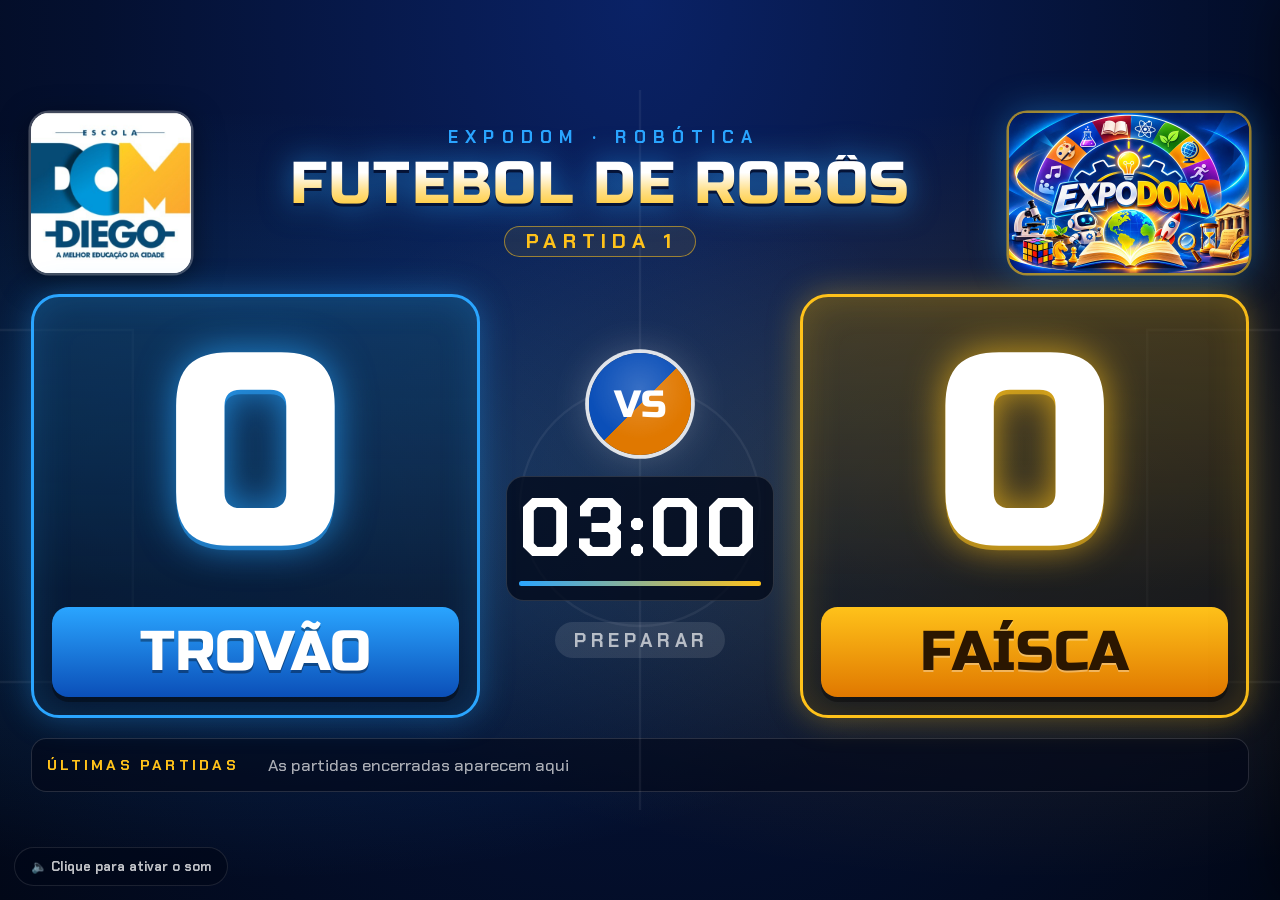
<file: index.html>
<!doctype html>
<html lang="pt-BR">
<head>
  <meta charset="utf-8">
  <meta name="viewport" content="width=device-width, initial-scale=1">
  <title>Placar Futebol de Robôs · EXPODOM</title>
  <meta name="description" content="Placar de futebol de robôs da EXPODOM — Escola Dom Diego">
  <meta name="theme-color" content="#041030">
  <link rel="manifest" href="manifest.webmanifest">
  <link rel="icon" href="assets/icon-192.png">
  <link rel="apple-touch-icon" href="assets/icon-192.png">
  <link rel="stylesheet" href="css/base.css">
  <link rel="stylesheet" href="css/placar.css">
  <link rel="stylesheet" href="css/painel.css">
</head>
<body class="tv-page">
  <main class="tv" id="tv">
    <svg class="pitch" viewBox="0 0 1600 900" preserveAspectRatio="none" aria-hidden="true">
      <g fill="none" stroke="currentColor" stroke-width="3">
        <line x1="800" y1="0" x2="800" y2="900"/>
        <circle cx="800" cy="520" r="150"/>
        <rect x="-4" y="300" width="170" height="440"/>
        <rect x="1434" y="300" width="170" height="440"/>
      </g>
    </svg>

    <header class="top">
      <div class="logo-card escola"><img src="assets/escola.jpg" alt="Escola Dom Diego"></div>
      <div class="title">
        <div class="kicker">EXPODOM · ROBÓTICA</div>
        <h1>FUTEBOL DE ROBÔS</h1>
        <div class="match">PARTIDA <span id="match-n">1</span></div>
      </div>
      <div class="logo-card expodom"><img src="assets/expodom.jpg" alt="EXPODOM"></div>
    </header>

    <section class="board">
      <article class="team left" id="team-left">
        <div class="crown">VENCEDOR</div>
        <div class="score" id="score-left">0</div>
        <div class="name" id="name-left"><span class="txt"></span></div>
      </article>

      <div class="center" id="center">
        <div class="vs">VS</div>
        <div class="clock">
          <div class="timer" id="timer">03:00</div>
          <div class="bar"><i id="timer-bar"></i></div>
        </div>
        <div class="status" id="status">PREPARAR</div>
      </div>

      <article class="team right" id="team-right">
        <div class="crown">VENCEDOR</div>
        <div class="score" id="score-right">0</div>
        <div class="name" id="name-right"><span class="txt"></span></div>
      </article>
    </section>

    <footer class="bottom">
      <span class="label">ÚLTIMAS PARTIDAS</span>
      <ul id="history"></ul>
    </footer>

    <div class="overlay" id="overlay" aria-live="polite"></div>
  </main>

  <button class="gear" id="gear" title="Painel de controle (C)">⚙ Controle</button>
  <button class="sound-hint" id="sound-hint" hidden>🔈 Clique para ativar o som</button>

  <div class="drawer-backdrop" id="drawer-backdrop"></div>
  <aside class="drawer" id="drawer"><div id="drawer-inner"></div></aside>

  <script type="module" src="js/placar.js"></script>
</body>
</html>
</file>
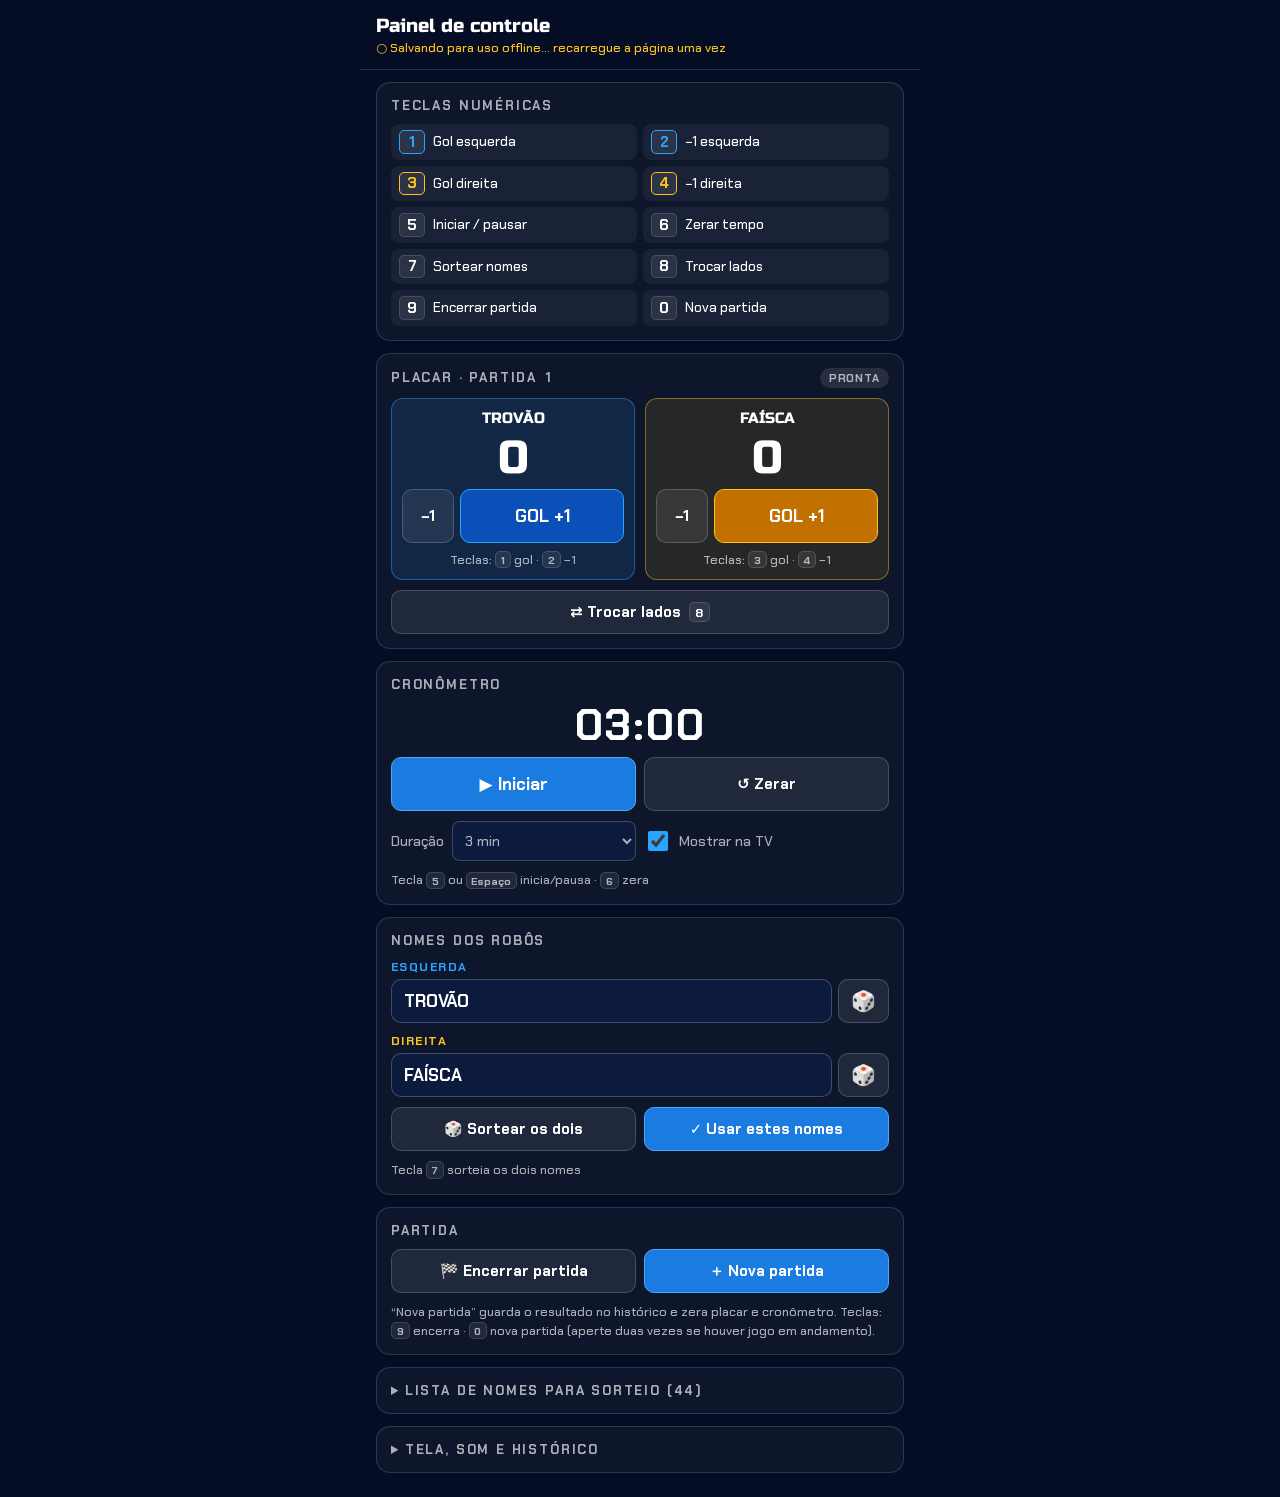
<file: controle.html>
<!doctype html>
<html lang="pt-BR">
<head>
  <meta charset="utf-8">
  <meta name="viewport" content="width=device-width, initial-scale=1">
  <title>Controle do Placar · EXPODOM</title>
  <meta name="theme-color" content="#050d24">
  <link rel="manifest" href="manifest.webmanifest">
  <link rel="icon" href="assets/icon-192.png">
  <link rel="stylesheet" href="css/base.css">
  <link rel="stylesheet" href="css/painel.css">
</head>
<body class="ctrl-page">
  <div id="root"></div>
  <script type="module">
    import { mountPainel, bindShortcuts, registerSW } from './js/painel.js';
    mountPainel(document.getElementById('root'), { embedded: false });
    bindShortcuts({ onFull: () => {} });
    registerSW();
  </script>
</body>
</html>
</file>
<file: css/base.css>
@font-face {
  font-family: 'Russo One';
  src: url('../assets/fonts/russo-one.woff2') format('woff2');
  font-weight: 400;
  font-display: block;
}
@font-face {
  font-family: 'Chakra Petch';
  src: url('../assets/fonts/chakra-500.woff2') format('woff2');
  font-weight: 500;
  font-display: block;
}
@font-face {
  font-family: 'Chakra Petch';
  src: url('../assets/fonts/chakra-700.woff2') format('woff2');
  font-weight: 700;
  font-display: block;
}

:root {
  --bg-1: #0a2266;
  --bg-2: #041030;
  --bg-3: #020818;
  --blue: #2aa5ff;
  --blue-d: #0b4fb8;
  --gold: #ffc21a;
  --gold-d: #e07800;
  --red: #ff4b4b;
  --green: #38d97a;
  --ink: #ffffff;
  --muted: rgba(255, 255, 255, 0.66);
  --line: rgba(255, 255, 255, 0.14);
  --display: 'Russo One', 'Arial Black', system-ui, sans-serif;
  --tech: 'Chakra Petch', 'Roboto', system-ui, sans-serif;
  color-scheme: dark;
}

* { box-sizing: border-box; }
html, body { margin: 0; height: 100%; }
body {
  background: var(--bg-3);
  color: var(--ink);
  font-family: var(--tech);
  -webkit-font-smoothing: antialiased;
}
button, input, select, textarea { font: inherit; color: inherit; }
kbd {
  font-family: var(--tech);
  font-weight: 700;
  font-size: 0.85em;
  padding: 0.05em 0.45em;
  border-radius: 5px;
  border: 1px solid var(--line);
  background: rgba(255, 255, 255, 0.08);
}
</file>
<file: css/placar.css>
/* Tela da TV — tudo dimensionado em --u (1/100 da largura de uma área 16:9) */
.tv-page {
  --u: min(1vw, 1.7778vh);
  overflow: hidden;
  display: grid;
  place-items: center;
  height: 100vh;
  background:
    radial-gradient(ellipse at 20% 55%, rgba(42, 165, 255, 0.22), transparent 55%),
    radial-gradient(ellipse at 80% 55%, rgba(255, 194, 26, 0.16), transparent 55%),
    radial-gradient(ellipse at 50% 0%, var(--bg-1), var(--bg-2) 60%, var(--bg-3));
  cursor: none;
}
.tv-page.active, .tv-page.panel-open { cursor: default; }

.tv {
  position: relative;
  width: calc(var(--u) * 100);
  height: calc(var(--u) * 56.25);
  padding: calc(var(--u) * 1.8) calc(var(--u) * 2.4) calc(var(--u) * 1.4);
  display: grid;
  grid-template-rows: calc(var(--u) * 12.5) 1fr calc(var(--u) * 4.2);
  gap: calc(var(--u) * 1.6);
}

.pitch {
  position: absolute;
  inset: 0;
  width: 100%;
  height: 100%;
  color: rgba(255, 255, 255, 0.06);
  pointer-events: none;
}

/* ---------- topo ---------- */
.top {
  position: relative;
  display: grid;
  grid-template-columns: auto 1fr auto;
  align-items: center;
  gap: calc(var(--u) * 2);
}
.logo-card {
  height: calc(var(--u) * 12.5);
  border-radius: calc(var(--u) * 1.4);
  overflow: hidden;
  box-shadow: 0 0 0 calc(var(--u) * 0.2) rgba(255, 255, 255, 0.25), 0 calc(var(--u) * 0.6) calc(var(--u) * 2.4) rgba(0, 0, 0, 0.5);
}
.logo-card img { display: block; height: 100%; width: auto; }
.logo-card.escola { background: #fff; }
.logo-card.expodom {
  box-shadow: 0 0 0 calc(var(--u) * 0.2) rgba(255, 194, 26, 0.6), 0 0 calc(var(--u) * 3) rgba(42, 165, 255, 0.45);
}

.title { text-align: center; line-height: 1; }
.title .kicker {
  font-weight: 700;
  font-size: calc(var(--u) * 1.35);
  letter-spacing: 0.42em;
  color: var(--blue);
  margin-bottom: calc(var(--u) * 0.7);
  padding-left: 0.42em;
}
.title h1 {
  margin: 0;
  font-family: var(--display);
  font-weight: 400;
  font-size: calc(var(--u) * 4.6);
  letter-spacing: 0.02em;
  background: linear-gradient(180deg, #ffffff 30%, #ffe08a 60%, var(--gold) 100%);
  -webkit-background-clip: text;
  background-clip: text;
  color: transparent;
  filter: drop-shadow(0 calc(var(--u) * 0.25) 0 rgba(4, 16, 48, 0.9)) drop-shadow(0 0 calc(var(--u) * 1.2) rgba(42, 165, 255, 0.55));
}
.title .match {
  display: inline-block;
  margin-top: calc(var(--u) * 0.9);
  font-weight: 700;
  font-size: calc(var(--u) * 1.6);
  letter-spacing: 0.3em;
  padding: calc(var(--u) * 0.35) calc(var(--u) * 1.4) calc(var(--u) * 0.35) calc(var(--u) * 1.7);
  border: calc(var(--u) * 0.12) solid rgba(255, 194, 26, 0.55);
  border-radius: 999px;
  color: var(--gold);
  background: rgba(255, 194, 26, 0.08);
}

/* ---------- placar ---------- */
.board {
  position: relative;
  display: grid;
  grid-template-columns: 1fr calc(var(--u) * 21) 1fr;
  gap: calc(var(--u) * 2);
  align-items: stretch;
  min-height: 0;
}

.team {
  --c: var(--blue);
  --c-d: var(--blue-d);
  --c-rgb: 42, 165, 255;
  position: relative;
  display: grid;
  grid-template-rows: 1fr auto;
  border-radius: calc(var(--u) * 2.2);
  border: calc(var(--u) * 0.28) solid var(--c);
  background:
    linear-gradient(180deg, rgba(var(--c-rgb), 0.24), rgba(var(--c-rgb), 0.05) 70%),
    rgba(2, 8, 24, 0.55);
  box-shadow:
    0 0 calc(var(--u) * 2.5) rgba(var(--c-rgb), 0.35),
    inset 0 0 calc(var(--u) * 3) rgba(var(--c-rgb), 0.18);
  min-height: 0;
}
.team.right {
  --c: var(--gold);
  --c-d: var(--gold-d);
  --c-rgb: 255, 194, 26;
}

.score {
  display: grid;
  place-items: center;
  font-family: var(--display);
  font-size: calc(var(--u) * 21);
  line-height: 0.9;
  padding-top: calc(var(--u) * 0.8);
  color: #fff;
  text-shadow:
    0 calc(var(--u) * 0.35) 0 rgba(var(--c-rgb), 0.55),
    0 0 calc(var(--u) * 3) rgba(var(--c-rgb), 0.75);
  font-variant-numeric: tabular-nums;
}
.score.bump { animation: bump 0.7s cubic-bezier(.2, 1.6, .4, 1); }
@keyframes bump {
  0% { transform: scale(1); }
  30% { transform: scale(1.35); color: var(--c); }
  100% { transform: scale(1); }
}

.name {
  margin: 0 calc(var(--u) * 1.4) calc(var(--u) * 1.4);
  height: calc(var(--u) * 7);
  border-radius: calc(var(--u) * 1.3);
  background: linear-gradient(180deg, var(--c), var(--c-d));
  display: grid;
  align-items: center;
  padding: 0 calc(var(--u) * 1.6);
  box-shadow: 0 calc(var(--u) * 0.4) 0 rgba(0, 0, 0, 0.35);
  overflow: hidden;
}
.name .txt {
  display: block;
  font-family: var(--display);
  font-size: calc(var(--u) * 4.4);
  text-transform: uppercase;
  text-align: center;
  white-space: nowrap;
  overflow: hidden;
  line-height: 1.15;
  color: #fff;
  text-shadow: 0 calc(var(--u) * 0.2) 0 rgba(0, 0, 0, 0.35);
}
.team.right .name .txt { color: #2b1600; text-shadow: 0 calc(var(--u) * 0.15) 0 rgba(255, 255, 255, 0.35); }
.name.rolling .txt { filter: blur(calc(var(--u) * 0.06)); opacity: 0.85; }
.name.land { animation: land 0.8s cubic-bezier(.2, 1.5, .4, 1); }
@keyframes land {
  0% { transform: scale(1.12); box-shadow: 0 0 calc(var(--u) * 4) #fff; }
  100% { transform: scale(1); }
}

.team.scored { animation: scored 1.2s ease-out; }
@keyframes scored {
  0%, 40% { box-shadow: 0 0 calc(var(--u) * 6) rgba(var(--c-rgb), 1), inset 0 0 calc(var(--u) * 6) rgba(var(--c-rgb), 0.6); }
  100% { }
}
.team.swap { animation: swapIn 0.6s ease-out; }
@keyframes swapIn { from { transform: rotateY(90deg); } to { transform: none; } }

.crown {
  position: absolute;
  top: calc(var(--u) * -1.6);
  left: 50%;
  transform: translateX(-50%) scale(0);
  font-family: var(--display);
  font-size: calc(var(--u) * 1.7);
  letter-spacing: 0.15em;
  padding: calc(var(--u) * 0.45) calc(var(--u) * 1.6);
  border-radius: 999px;
  background: linear-gradient(180deg, #fff2b0, var(--gold));
  color: #2b1600;
  box-shadow: 0 0 calc(var(--u) * 2) rgba(255, 194, 26, 0.9);
  transition: transform 0.4s cubic-bezier(.2, 1.6, .4, 1);
  z-index: 2;
}
.team.winner .crown { transform: translateX(-50%) scale(1); }
.team.winner { animation: glow 1.6s ease-in-out infinite alternate; }
@keyframes glow {
  to { box-shadow: 0 0 calc(var(--u) * 5) rgba(var(--c-rgb), 0.8), inset 0 0 calc(var(--u) * 3) rgba(var(--c-rgb), 0.3); }
}

/* ---------- centro ---------- */
.center {
  display: flex;
  flex-direction: column;
  align-items: center;
  justify-content: center;
  gap: calc(var(--u) * 1.6);
}
.vs {
  width: calc(var(--u) * 8);
  height: calc(var(--u) * 8);
  border-radius: 50%;
  display: grid;
  place-items: center;
  font-family: var(--display);
  font-size: calc(var(--u) * 3);
  color: #fff;
  background:
    radial-gradient(circle at 50% 35%, rgba(255, 255, 255, 0.18), transparent 60%),
    linear-gradient(135deg, var(--blue-d) 0 50%, var(--gold-d) 50% 100%);
  box-shadow: 0 0 0 calc(var(--u) * 0.3) rgba(255, 255, 255, 0.85), 0 0 calc(var(--u) * 3) rgba(255, 255, 255, 0.25);
}
.clock {
  width: 100%;
  padding: calc(var(--u) * 0.9) calc(var(--u) * 1) calc(var(--u) * 1.1);
  border-radius: calc(var(--u) * 1.4);
  background: rgba(2, 8, 24, 0.75);
  border: calc(var(--u) * 0.15) solid var(--line);
  text-align: center;
}
.timer {
  font-family: var(--tech);
  font-weight: 700;
  font-size: calc(var(--u) * 6.4);
  line-height: 1;
  letter-spacing: 0.04em;
  font-variant-numeric: tabular-nums;
}
.timer.paused { animation: blink 1.1s steps(2, start) infinite; }
.timer.danger { color: var(--red); text-shadow: 0 0 calc(var(--u) * 2) rgba(255, 75, 75, 0.8); animation: pulse 0.5s ease-in-out infinite alternate; }
@keyframes blink { to { opacity: 0.35; } }
@keyframes pulse { to { transform: scale(1.08); } }
.bar {
  height: calc(var(--u) * 0.45);
  margin-top: calc(var(--u) * 0.8);
  border-radius: 999px;
  background: rgba(255, 255, 255, 0.1);
  overflow: hidden;
}
.bar i {
  display: block;
  height: 100%;
  background: linear-gradient(90deg, var(--blue), var(--gold));
  transform-origin: left;
  transition: transform 0.2s linear;
}
.status {
  font-weight: 700;
  font-size: calc(var(--u) * 1.5);
  letter-spacing: 0.25em;
  padding: calc(var(--u) * 0.45) calc(var(--u) * 1.2) calc(var(--u) * 0.45) calc(var(--u) * 1.45);
  border-radius: 999px;
  background: rgba(255, 255, 255, 0.1);
  color: var(--muted);
  white-space: nowrap;
}
.status[data-s="jogando"] { background: rgba(56, 217, 122, 0.18); color: var(--green); }
.status[data-s="pausado"] { background: rgba(255, 194, 26, 0.16); color: var(--gold); }
.status[data-s="fim"] { background: rgba(255, 75, 75, 0.18); color: #ff8a8a; }
.center.no-timer .clock, .center.no-timer .status { display: none; }
.center.no-timer .vs { width: calc(var(--u) * 12); height: calc(var(--u) * 12); font-size: calc(var(--u) * 4.5); }

/* ---------- rodapé ---------- */
.bottom {
  display: flex;
  align-items: center;
  gap: calc(var(--u) * 1.4);
  padding: 0 calc(var(--u) * 1.2);
  border-radius: calc(var(--u) * 1.2);
  background: rgba(2, 8, 24, 0.6);
  border: calc(var(--u) * 0.12) solid var(--line);
  overflow: hidden;
  min-width: 0;
}
.bottom .label {
  flex: none;
  font-weight: 700;
  font-size: calc(var(--u) * 1.15);
  letter-spacing: 0.22em;
  color: var(--gold);
}
.bottom ul {
  display: flex;
  gap: calc(var(--u) * 1);
  margin: 0;
  padding: 0;
  list-style: none;
  overflow: hidden;
  min-width: 0;
}
.bottom li {
  flex: none;
  display: flex;
  align-items: center;
  gap: calc(var(--u) * 0.6);
  font-size: calc(var(--u) * 1.3);
  font-weight: 500;
  text-transform: uppercase;
  color: var(--muted);
  padding: calc(var(--u) * 0.35) calc(var(--u) * 0.9);
  border-radius: 999px;
  background: rgba(255, 255, 255, 0.06);
  white-space: nowrap;
}
.bottom li .n { color: rgba(255, 255, 255, 0.4); }
.bottom li b { color: #fff; font-weight: 700; }
.bottom li .w { color: #fff; }
.bottom li.empty { background: none; text-transform: none; }

/* ---------- overlays (gol / fim) ---------- */
.overlay {
  position: absolute;
  inset: 0;
  display: none;
  flex-direction: column;
  align-items: center;
  justify-content: center;
  text-align: center;
  border-radius: calc(var(--u) * 1);
  z-index: 10;
  pointer-events: none;
  --c-rgb: 255, 255, 255;
}
.overlay.show { display: flex; animation: ovIn 0.35s ease-out, ovOut 0.5s ease-in forwards; animation-delay: 0s, var(--out, 2.3s); }
.overlay.goal.left { --c-rgb: 42, 165, 255; }
.overlay.goal.right { --c-rgb: 255, 194, 26; }
.overlay.goal { background: radial-gradient(circle, rgba(var(--c-rgb), 0.5), transparent 70%), rgba(2, 8, 24, 0.94); }
.overlay.end { --out: 4.7s; background: radial-gradient(circle, rgba(var(--c-rgb), 0.45), transparent 70%), rgba(2, 8, 24, 0.95); }
.overlay.end.left { --c-rgb: 42, 165, 255; }
.overlay.end.right { --c-rgb: 255, 194, 26; }
.overlay.new { --out: 1.3s; background: rgba(2, 8, 24, 0.85); }
@keyframes ovIn { from { opacity: 0; } to { opacity: 1; } }
@keyframes ovOut { to { opacity: 0; } }

.ov-big {
  font-family: var(--display);
  font-size: calc(var(--u) * 15);
  line-height: 1;
  color: #fff;
  text-shadow: 0 calc(var(--u) * 0.6) 0 rgba(var(--c-rgb), 0.9), 0 0 calc(var(--u) * 5) rgba(var(--c-rgb), 1);
  animation: pop 0.6s cubic-bezier(.2, 1.7, .4, 1), shake 0.12s linear 0.6s 6;
}
.overlay.new .ov-big { font-size: calc(var(--u) * 13); color: var(--gold); }
.ov-small {
  font-weight: 700;
  font-size: calc(var(--u) * 2.4);
  letter-spacing: 0.4em;
  color: var(--muted);
  margin-bottom: calc(var(--u) * 1);
}
.ov-name {
  margin-top: calc(var(--u) * 1.6);
  font-family: var(--display);
  font-size: calc(var(--u) * 5.5);
  text-transform: uppercase;
  color: rgb(var(--c-rgb));
  text-shadow: 0 0 calc(var(--u) * 2) rgba(0, 0, 0, 0.6);
  max-width: 90%;
  overflow: hidden;
  white-space: nowrap;
  text-overflow: ellipsis;
}
.ov-score {
  margin-top: calc(var(--u) * 1.2);
  font-family: var(--display);
  font-size: calc(var(--u) * 4);
  color: #fff;
}
.ov-score span { color: var(--muted); margin: 0 0.2em; }
@keyframes pop { from { transform: scale(0.2) rotate(-8deg); opacity: 0; } to { transform: none; opacity: 1; } }
@keyframes shake {
  25% { transform: translate(calc(var(--u) * -0.4), calc(var(--u) * 0.2)); }
  75% { transform: translate(calc(var(--u) * 0.4), calc(var(--u) * -0.2)); }
}

/* ---------- botões de apoio (somem quando o mouse para) ---------- */
.gear, .sound-hint {
  position: fixed;
  bottom: 14px;
  z-index: 20;
  border: 1px solid var(--line);
  background: rgba(2, 8, 24, 0.85);
  color: #fff;
  padding: 10px 16px;
  border-radius: 999px;
  cursor: pointer;
  font-weight: 700;
}
.gear { right: 14px; opacity: 0; transition: opacity 0.3s; }
.tv-page.active .gear { opacity: 1; }
.sound-hint { left: 14px; font-size: 13px; opacity: 0.75; }
.sound-hint[hidden] { display: none; }
</file>
<file: css/painel.css>
/* Painel de controle (gaveta na TV e página controle.html) */
.drawer-backdrop {
  position: fixed;
  inset: 0;
  background: rgba(0, 0, 0, 0.35);
  opacity: 0;
  pointer-events: none;
  transition: opacity 0.25s;
  z-index: 30;
}
.drawer {
  position: fixed;
  top: 0;
  right: 0;
  bottom: 0;
  width: min(460px, 100vw);
  transform: translateX(105%);
  transition: transform 0.28s ease;
  z-index: 31;
  overflow-y: auto;
  background: #07122e;
  border-left: 1px solid var(--line);
  box-shadow: -20px 0 50px rgba(0, 0, 0, 0.5);
}
.drawer.open { transform: none; }
.panel-open .drawer-backdrop { opacity: 1; pointer-events: auto; }

.pn {
  display: grid;
  gap: 12px;
  padding: 14px 16px 24px;
  font-size: 15px;
}
.pn-head {
  position: sticky;
  top: 0;
  z-index: 2;
  margin: -14px -16px 0;
  padding: 14px 16px 12px;
  display: flex;
  align-items: center;
  justify-content: space-between;
  gap: 12px;
  background: #07122e;
  border-bottom: 1px solid var(--line);
}
.pn-head b { display: block; font-family: var(--display); font-weight: 400; font-size: 19px; }
.pn-off { font-size: 12.5px; color: var(--muted); }
.pn-off[data-ok="1"] { color: var(--green); }
.pn-off[data-ok="0"] { color: var(--gold); }
.pn-x { flex: none; width: 40px; height: 40px; border-radius: 50%; border: 1px solid var(--line); background: transparent; cursor: pointer; font-size: 18px; }

.pn-card {
  display: grid;
  gap: 10px;
  padding: 14px;
  border-radius: 14px;
  background: rgba(255, 255, 255, 0.04);
  border: 1px solid var(--line);
}
.pn-card h3 { margin: 0; font-size: 13px; letter-spacing: 0.14em; text-transform: uppercase; color: var(--muted); display: flex; align-items: center; gap: 8px; }
.pn-card summary { cursor: pointer; font-size: 13px; letter-spacing: 0.14em; text-transform: uppercase; color: var(--muted); font-weight: 700; }
.pn-card small { color: var(--muted); font-size: 12.5px; line-height: 1.5; }
.pn-status { margin-left: auto; font-style: normal; font-size: 11px; padding: 3px 9px; border-radius: 99px; background: rgba(255, 255, 255, 0.1); letter-spacing: 0.08em; }
.pn-status[data-s="jogando"] { background: rgba(56, 217, 122, 0.2); color: var(--green); }
.pn-status[data-s="pausado"] { background: rgba(255, 194, 26, 0.18); color: var(--gold); }
.pn-status[data-s="fim"] { background: rgba(255, 75, 75, 0.2); color: #ff9a9a; }

.pn-row { display: flex; gap: 8px; }
.pn-row > * { flex: 1; }
.pn-row.wrap { flex-wrap: wrap; }
.pn-row.wrap > * { flex: 1 1 45%; }

.pn button, .pn .btn {
  min-height: 44px;
  padding: 8px 12px;
  border-radius: 10px;
  border: 1px solid rgba(255, 255, 255, 0.18);
  background: rgba(255, 255, 255, 0.08);
  cursor: pointer;
  font-weight: 700;
  text-align: center;
  text-decoration: none;
  color: #fff;
  display: inline-flex;
  align-items: center;
  justify-content: center;
  touch-action: manipulation;
}
.pn button:hover, .pn .btn:hover { background: rgba(255, 255, 255, 0.14); }
.pn button:active { transform: translateY(1px); }
.pn button.big { min-height: 54px; font-size: 17px; }
.pn button.primary { background: #1a7be0; border-color: #4aa8ff; }
.pn button.primary:hover { background: #2389f2; }
.pn button.warn { background: #b86b00; border-color: var(--gold); }
.pn button.left.big { background: var(--blue-d); border-color: var(--blue); }
.pn button.right.big { background: #c27000; border-color: var(--gold); }
.pn button.confirming { background: #b3261e !important; border-color: #ff6b6b !important; }
.pn button.wide { width: 100%; }

.pn-score { display: grid; grid-template-columns: 1fr 1fr; gap: 10px; }
.pn-side { display: grid; gap: 8px; padding: 10px; border-radius: 12px; text-align: center; }
.pn-side.left { background: rgba(42, 165, 255, 0.12); border: 1px solid rgba(42, 165, 255, 0.45); }
.pn-side.right { background: rgba(255, 194, 26, 0.1); border: 1px solid rgba(255, 194, 26, 0.45); }
.pn-name { font-family: var(--display); text-transform: uppercase; font-size: 15px; white-space: nowrap; overflow: hidden; text-overflow: ellipsis; }
.pn-num { font-family: var(--display); font-size: 46px; line-height: 1; }
.pn-side .pn-row { gap: 6px; }
.pn-side .pn-row > :first-child { flex: 0 0 52px; }

.pn-timer { font-weight: 700; font-size: 44px; text-align: center; letter-spacing: 0.04em; font-variant-numeric: tabular-nums; line-height: 1; }
.pn-timer.run { color: var(--green); }
.pn-opts { align-items: center; }
.pn label { display: flex; align-items: center; gap: 8px; font-size: 14px; color: var(--muted); }
.pn select {
  flex: 1;
  min-height: 40px;
  border-radius: 8px;
  border: 1px solid rgba(255, 255, 255, 0.2);
  background: #0c1a3d;
  padding: 0 8px;
}
.pn label.chk { cursor: pointer; }
.pn label.chk input { width: 20px; height: 20px; accent-color: var(--blue); }

.pn-names { display: grid; gap: 10px; }
.pn-names label { display: grid; gap: 4px; }
.pn-names label > span { font-size: 12px; letter-spacing: 0.12em; text-transform: uppercase; font-weight: 700; }
.pn-names label.left > span { color: var(--blue); }
.pn-names label.right > span { color: var(--gold); }
.pn-in { display: flex; gap: 6px; }
.pn-in button { flex: 0 0 48px; font-size: 20px; }
.pn input[type="text"], .pn input:not([type]), .pn textarea {
  flex: 1;
  min-width: 0;
  min-height: 44px;
  padding: 8px 12px;
  border-radius: 10px;
  border: 1px solid rgba(255, 255, 255, 0.22);
  background: #0c1a3d;
  color: #fff;
  font-size: 17px;
  font-weight: 700;
  text-transform: uppercase;
}
.pn textarea { font-size: 14px; font-weight: 500; text-transform: none; resize: vertical; line-height: 1.5; }
.pn input:focus, .pn textarea:focus, .pn select:focus { outline: 2px solid var(--blue); outline-offset: 1px; }

.pn-hist { margin: 0; padding-left: 0; list-style: none; display: grid; gap: 4px; max-height: 220px; overflow-y: auto; font-size: 13.5px; }
.pn-hist li { padding: 6px 10px; border-radius: 8px; background: rgba(255, 255, 255, 0.05); text-transform: uppercase; }
.pn-hist li.empty { text-transform: none; color: var(--muted); }

/* ---------- página controle.html ---------- */
.ctrl-page { background: #050d24; min-height: 100%; }
.ctrl-page .pn { max-width: 560px; margin: 0 auto; }
.ctrl-page .pn-head { position: sticky; background: #050d24; }

.pn-keys { display: grid; grid-template-columns: 1fr 1fr; gap: 6px; }
.pn-key { display: flex; align-items: center; gap: 8px; padding: 6px 8px; border-radius: 8px; background: rgba(255, 255, 255, 0.05); font-size: 13.5px; }
.pn-key kbd { flex: none; min-width: 26px; text-align: center; font-size: 15px; }
.pn-key.left kbd { border-color: var(--blue); color: var(--blue); }
.pn-key.right kbd { border-color: var(--gold); color: var(--gold); }
.pn button kbd.k { margin-left: 8px; }
</file>
